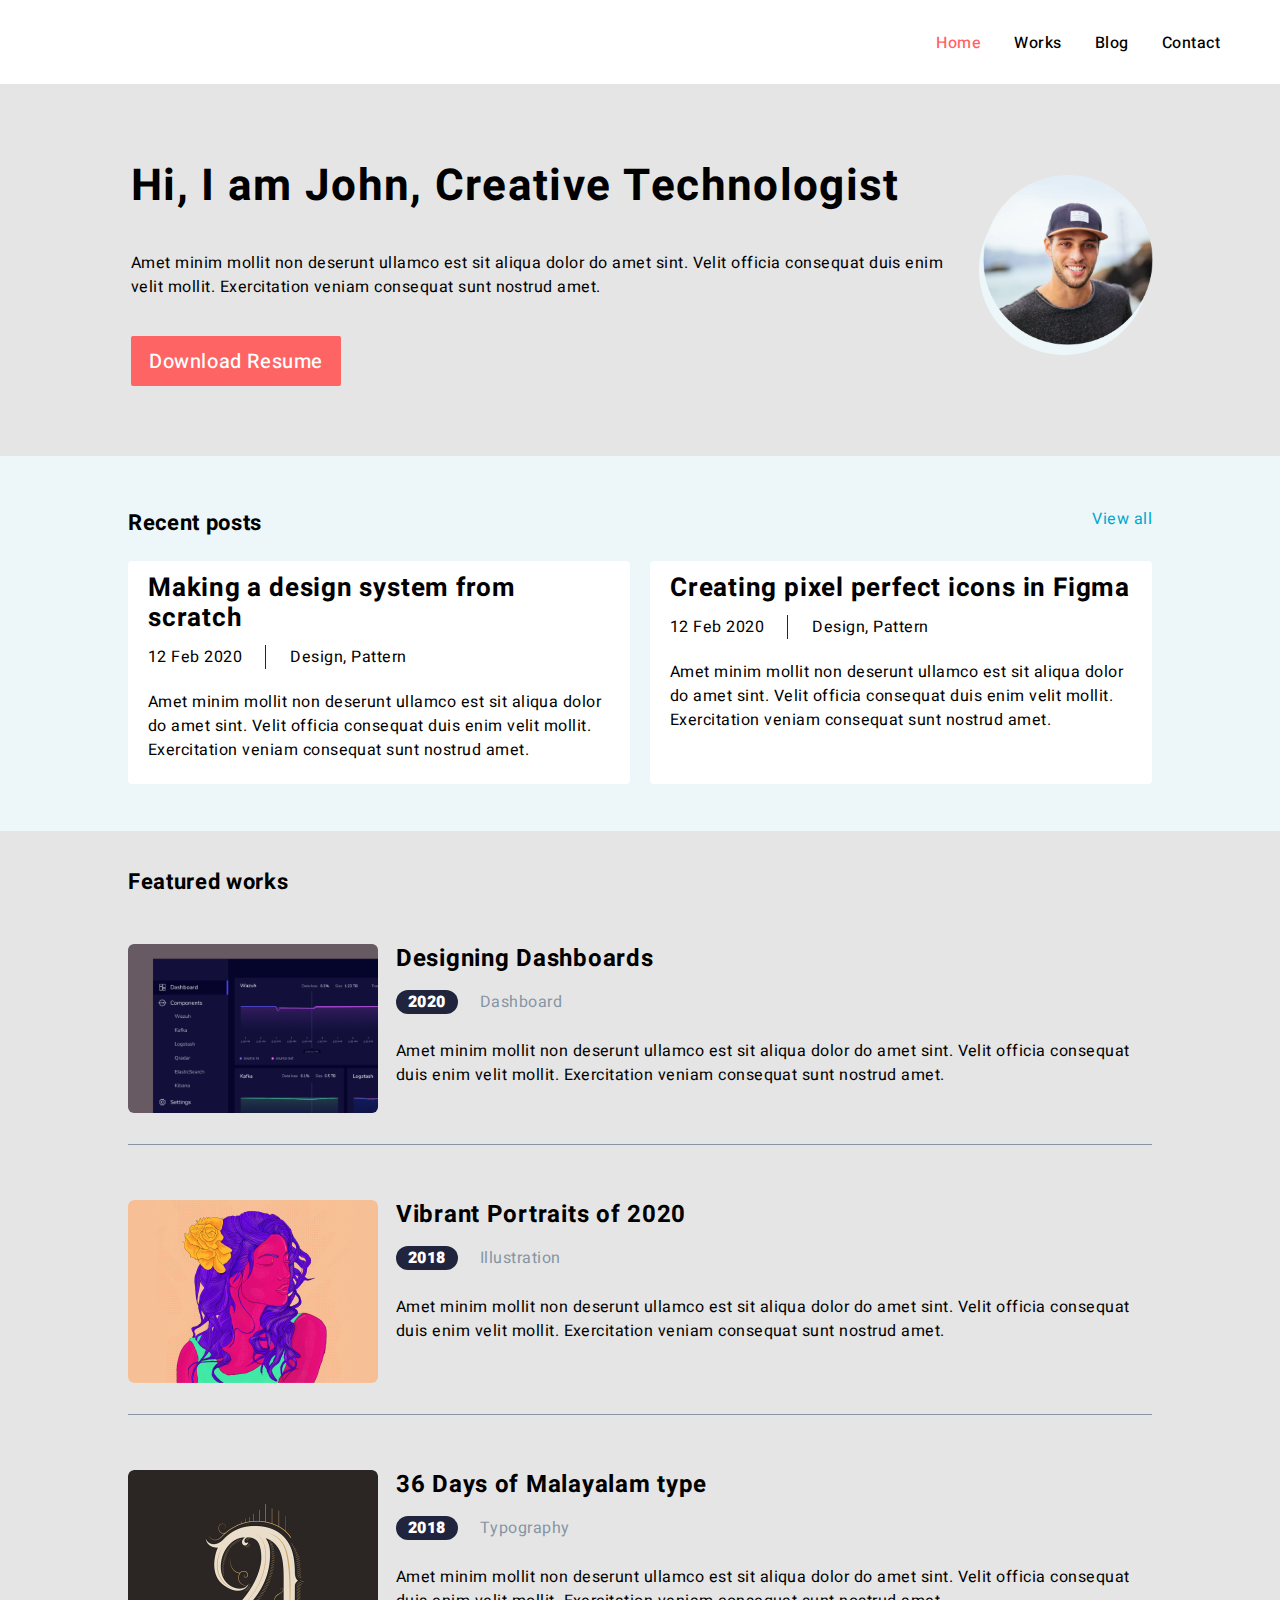
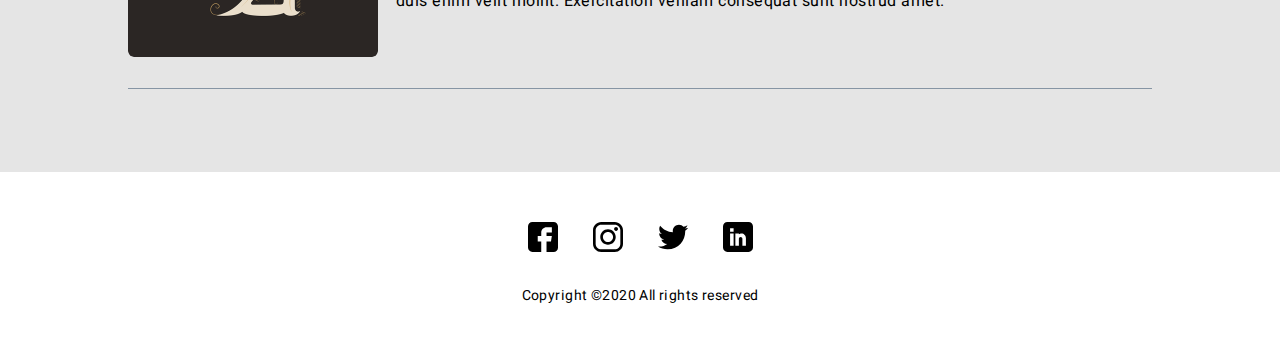
<file: index.html>
<!DOCTYPE html>
<html lang="en">
  <head>
    <meta charset="UTF-8" />
    <meta http-equiv="X-UA-Compatible" content="IE=edge" />
    <meta name="viewport" content="width=device-width, initial-scale=1.0" />
    <title>Portofolio challenge</title>
    <link rel="preconnect" href="https://fonts.googleapis.com" />
    <link rel="preconnect" href="https://fonts.gstatic.com" crossorigin />
    <link
      href="https://fonts.googleapis.com/css2?family=Heebo&display=swap"
      rel="stylesheet"
    />
    <link rel="stylesheet" href="./css/main.min.css" />
  </head>

  <body>
    <header class="page-header">
      <div class="container">
        <button
          class="menu-toggle js-open-menu"
          aria-expanded="false"
          aria-controls="mobile-menu"
        >
          <svg
            width="24"
            height="24"
            fill="currentColor"
            viewBox="0 0 20 20"
            xmlns="http://www.w3.org/2000/svg"
          >
            <path
              fill-rule="evenodd"
              d="M3 5a1 1 0 011-1h12a1 1 0 110 2H4a1 1 0 01-1-1zM3 10a1 1 0 011-1h12a1 1 0 110 2H4a1 1 0 01-1-1zM3 15a1 1 0 011-1h12a1 1 0 110 2H4a1 1 0 01-1-1z"
              clip-rule="evenodd"
            ></path>
          </svg>
        </button>

        <ul class="header-nav hidden-on-mobile">
          <li class="header-nav__link current-link">
            <a href="./index.html">Home</a>
          </li>
          <li class="header-nav__link"><a href="">Works</a></li>
          <li class="header-nav__link"><a href="">Blog</a></li>
          <li class="header-nav__link"><a href="">Contact</a></li>
        </ul>
      </div>
    </header>
    <main>
      <!-- presentation section -->
      <section class="presentation">
        <div class="container">
          <div class="img-container">
            <img
              class="my-image"
              srcset="
                ./images/home-img1-250w.png 250w,
                ./images/home-img1-500w.png 500w
              "
              sizes="10vw"
              src="./images/home-img1-250w.png"
              alt="my image"
            />
          </div>
          <div class="presentation-text-container">
            <h1 class="presentation-title">
              Hi, I am John, Creative Technologist
            </h1>
            <p class="presentation-text">
              Amet minim mollit non deserunt ullamco est sit aliqua dolor do
              amet sint. Velit officia consequat duis enim velit mollit.
              Exercitation veniam consequat sunt nostrud amet.
            </p>
            <button class="resume-btn">Download Resume</button>
          </div>
        </div>
      </section>
      <!-- end of presentation section -->
      <!-- recent posts section -->
      <section class="recent-posts">
        <div class="container">
          <div class="section-title-container">
            <h2 class="section-title">Recent posts</h2>
            <button type="button" class="view-all-btn hidden-on-mobile">
              View all
            </button>
          </div>
          <div class="articles-container">
            <article class="post">
              <h3 class="article-post-title">
                Making a design system from scratch
              </h3>
              <ul class="post__info">
                <li class="post__info-date">12 Feb 2020</li>
                <li class="post__info-subtitle">Design, Pattern</li>
              </ul>
              <p class="post-text">
                Amet minim mollit non deserunt ullamco est sit aliqua dolor do
                amet sint. Velit officia consequat duis enim velit mollit.
                Exercitation veniam consequat sunt nostrud amet.
              </p>
            </article>
            <article class="post">
              <h3 class="article-post-title">
                Creating pixel perfect icons in Figma
              </h3>
              <ul class="post__info">
                <li class="post__info-date">12 Feb 2020</li>
                <li class="post__info-subtitle">Design, Pattern</li>
              </ul>
              <p class="post-text">
                Amet minim mollit non deserunt ullamco est sit aliqua dolor do
                amet sint. Velit officia consequat duis enim velit mollit.
                Exercitation veniam consequat sunt nostrud amet.
              </p>
            </article>
          </div>
        </div>
      </section>
      <!-- end of recent posts section -->
      <!-- featured works section -->
      <section class="featured-works">
        <div class="container">
          <h3 class="section-title">Featured works</h3>
          <ul class="work">
            <li class="work__item">
              <img
                class="work__item-image"
                src="./images/home-img2-340w.png"
                alt="an image of my work"
                srcset="
                  ./images/home-img2-340w.png 340w,
                  ./images/home-img2-640w.png 640w
                "
                sizes="80vw"
              />
              <div class="work__item-text">
                <h3 class="work-subtitle">Designing Dashboards</h3>
                <p class="work-info">
                  <span class="work-info__year">2020</span>Dashboard
                </p>
                <p class="work-text">
                  Amet minim mollit non deserunt ullamco est sit aliqua dolor do
                  amet sint. Velit officia consequat duis enim velit mollit.
                  Exercitation veniam consequat sunt nostrud amet.
                </p>
              </div>
            </li>
            <li class="work__item hidden-on-mobile">
              <img
                class="work__item-image"
                src="./images/home-img2-340w.png"
                alt="an image of my work"
                srcset="
                  ./images/home-img3-250w.png 250w,
                  ./images/home-img3-500w.png 500w
                "
                sizes="80vw"
              />
              <div class="work__item-text">
                <h3 class="work-subtitle">Vibrant Portraits of 2020</h3>
                <p class="work-info">
                  <span class="work-info__year">2018</span>Illustration
                </p>
                <p class="work-text">
                  Amet minim mollit non deserunt ullamco est sit aliqua dolor do
                  amet sint. Velit officia consequat duis enim velit mollit.
                  Exercitation veniam consequat sunt nostrud amet.
                </p>
              </div>
            </li>
            <li class="work__item hidden-on-mobile">
              <img
                class="work__item-image"
                src="./images/home-img2-340w.png"
                alt="an image of my work"
                srcset="
                  ./images/home-img4-250w.png 250w,
                  ./images/home-img4-500w.png 500w
                "
                sizes="80vw"
              />
              <div class="work__item-text">
                <h3 class="work-subtitle">36 Days of Malayalam type</h3>
                <p class="work-info">
                  <span class="work-info__year">2018</span>Typography
                </p>
                <p class="work-text">
                  Amet minim mollit non deserunt ullamco est sit aliqua dolor do
                  amet sint. Velit officia consequat duis enim velit mollit.
                  Exercitation veniam consequat sunt nostrud amet.
                </p>
              </div>
            </li>
          </ul>
        </div>
      </section>
      <!-- end of featured works section -->
    </main>
    <footer class="page-footer">
      <div class="container">
        <ul class="social-media">
          <li class="social-media__item">
            <a href="#" target="_blank">
              <svg class="social-icons" width="30px" height="30px">
                <use href="./images/icons.svg#icon-fb"></use>
              </svg>
            </a>
          </li>
          <li class="social-media__item">
            <a href="#" target="_blank">
              <svg class="social-icons" width="30px" height="30px">
                <use href="./images/icons.svg#icon-insta"></use>
              </svg>
            </a>
          </li>
          <li class="social-media__item">
            <a href="#" target="_blank">
              <svg class="social-icons" width="30px" height="30px">
                <use href="./images/icons.svg#icon-Vector-1"></use>
              </svg>
            </a>
          </li>
          <li class="social-media__item">
            <a href="#" target="_blank">
              <svg class="social-icons" width="30px" height="30px">
                <use href="./images/icons.svg#icon-Linkedin"></use>
              </svg>
            </a>
          </li>
        </ul>
        <p class="footer-text">Copyright &#169;2020 All rights reserved</p>
      </div>
    </footer>
    <!-- creating mobile menu -->
    <div class="menu-container js-menu-container" id="mobile-menu">
      <button class="menu-toggle js-close-menu">
        <svg
          fill="currentColor"
          viewBox="0 0 20 20"
          xmlns="http://www.w3.org/2000/svg"
          width="24"
          height="24"
        >
          <path
            fill-rule="evenodd"
            d="M4.293 4.293a1 1 0 011.414 0L10 8.586l4.293-4.293a1 1 0 111.414 1.414L11.414 10l4.293 4.293a1 1 0 01-1.414 1.414L10 11.414l-4.293 4.293a1 1 0 01-1.414-1.414L8.586 10 4.293 5.707a1 1 0 010-1.414z"
            clip-rule="evenodd"
          ></path>
        </svg>
      </button>
      <nav class="mobile-menu__nav">
        <ul class="mobile-header-nav__links">
          <li class="mobile-nav__links">
            <a href="./index.html" class="mobile-header-nav__links-item"
              >Home</a
            >
          </li>
          <li class="mobile-nav__links">
            <a href="" class="mobile-header-nav__links-item">Works</a>
          </li>
          <li class="mobile-nav__links">
            <a href="" class="mobile-header-nav__links-item">Blog</a>
          </li>
          <li class="mobile-nav__links">
            <a href="" class="mobile-header-nav__links-item">Contact</a>
          </li>
        </ul>
      </nav>
    </div>
    <!-- end mobile menu -->
    <script defer src="./js/mobile-menu.js"></script>
  </body>
</html>
</file>
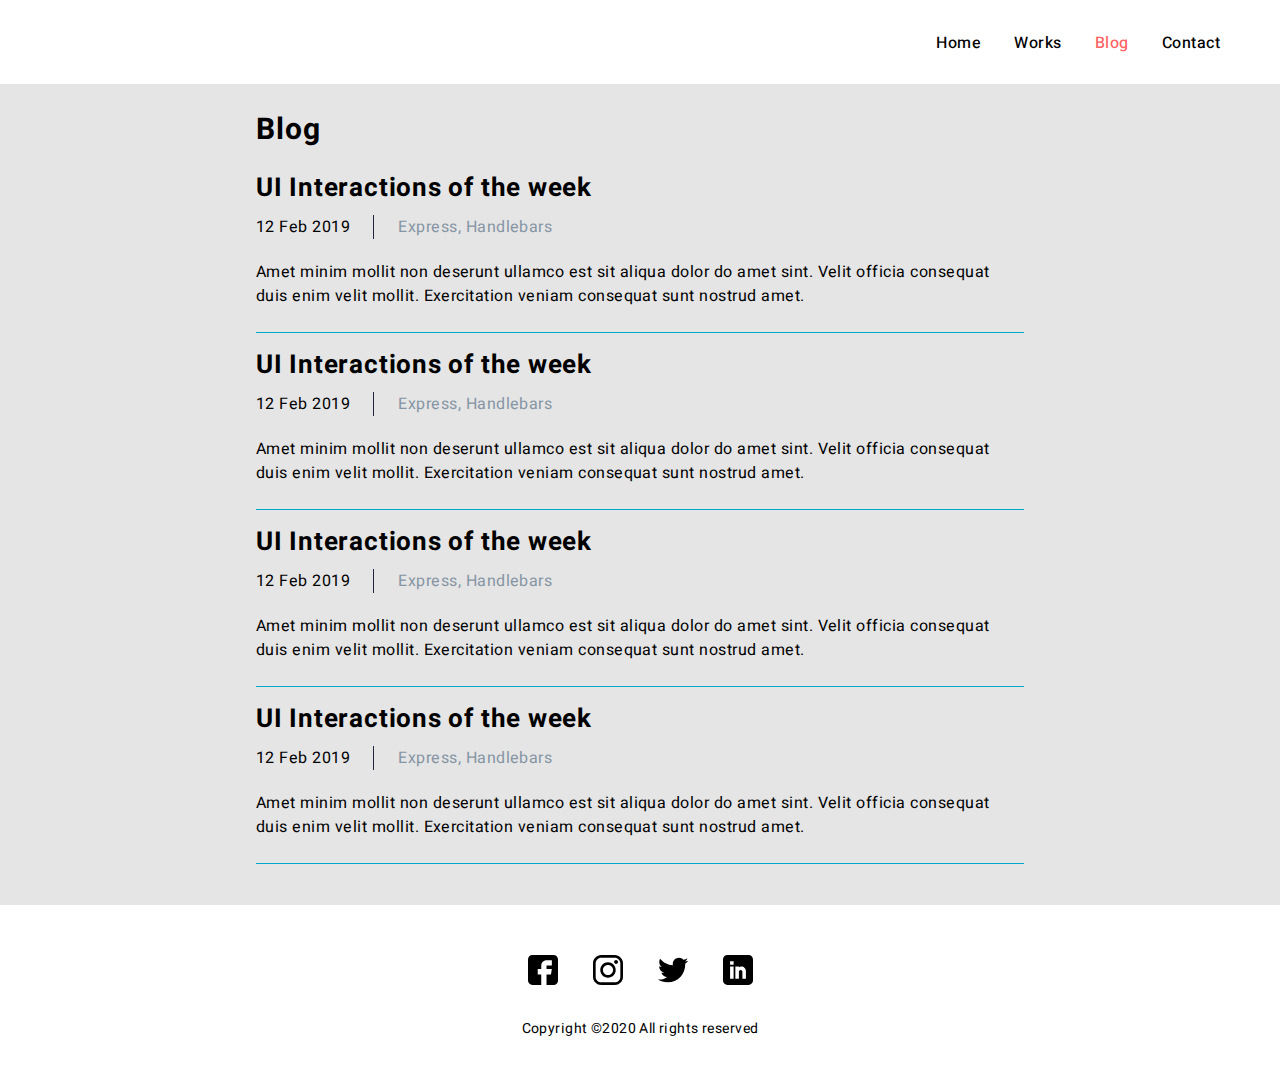
<file: blog-page.html>
<!DOCTYPE html>
<html lang="en">
  <head>
    <meta charset="UTF-8" />
    <meta http-equiv="X-UA-Compatible" content="IE=edge" />
    <meta name="viewport" content="width=device-width, initial-scale=1.0" />
    <title>Portofolio challenge</title>
    <link rel="preconnect" href="https://fonts.googleapis.com" />
    <link rel="preconnect" href="https://fonts.gstatic.com" crossorigin />
    <link
      href="https://fonts.googleapis.com/css2?family=Heebo&display=swap"
      rel="stylesheet"
    />
    <link rel="stylesheet" href="./css/main.min.css" />
  </head>
  <body>
    <!-- page header -->
    <header class="page-header">
      <div class="container">
        <button
          class="menu-toggle js-open-menu"
          aria-expanded="false"
          aria-controls="mobile-menu"
        >
          <svg
            width="24"
            height="24"
            fill="currentColor"
            viewBox="0 0 20 20"
            xmlns="http://www.w3.org/2000/svg"
          >
            <path
              fill-rule="evenodd"
              d="M3 5a1 1 0 011-1h12a1 1 0 110 2H4a1 1 0 01-1-1zM3 10a1 1 0 011-1h12a1 1 0 110 2H4a1 1 0 01-1-1zM3 15a1 1 0 011-1h12a1 1 0 110 2H4a1 1 0 01-1-1z"
              clip-rule="evenodd"
            ></path>
          </svg>
        </button>

        <ul class="header-nav hidden-on-mobile">
          <li class="header-nav__link">
            <a href="./index.html">Home</a>
          </li>
          <li class="header-nav__link"><a href="./work-page.html">Works</a></li>
          <li class="header-nav__link current-link"><a href="./blog-page.html">Blog</a></li>
          <li class="header-nav__link"><a href="">Contact</a></li>
        </ul>
      </div>
    </header>
    <!-- end of page header -->
    <main class="blog-page">
      <div class="container">
        <h1 class="blog-title">Blog</h1>
        <article class="post blog-post">
          <h3 class="article-post-title">UI Interactions of the week</h3>
          <ul class="post__info">
            <li class="post__info-date">12 Feb 2019</li>
            <li class="post__info-subtitle">Express, Handlebars</li>
          </ul>
          <p class="post-text">
            Amet minim mollit non deserunt ullamco est sit aliqua dolor do amet
            sint. Velit officia consequat duis enim velit mollit. Exercitation
            veniam consequat sunt nostrud amet.
          </p>
        </article>
          <article class="post blog-post">
          <h3 class="article-post-title">UI Interactions of the week</h3>
          <ul class="post__info">
            <li class="post__info-date">12 Feb 2019</li>
            <li class="post__info-subtitle">Express, Handlebars</li>
          </ul>
          <p class="post-text">
            Amet minim mollit non deserunt ullamco est sit aliqua dolor do amet
            sint. Velit officia consequat duis enim velit mollit. Exercitation
            veniam consequat sunt nostrud amet.
          </p>
        </article>
          <article class="post blog-post">
          <h3 class="article-post-title">UI Interactions of the week</h3>
          <ul class="post__info">
            <li class="post__info-date">12 Feb 2019</li>
            <li class="post__info-subtitle">Express, Handlebars</li>
          </ul>
          <p class="post-text">
            Amet minim mollit non deserunt ullamco est sit aliqua dolor do amet
            sint. Velit officia consequat duis enim velit mollit. Exercitation
            veniam consequat sunt nostrud amet.
          </p>
        </article>
          <article class="post blog-post">
          <h3 class="article-post-title">UI Interactions of the week</h3>
          <ul class="post__info">
            <li class="post__info-date">12 Feb 2019</li>
            <li class="post__info-subtitle">Express, Handlebars</li>
          </ul>
          <p class="post-text">
            Amet minim mollit non deserunt ullamco est sit aliqua dolor do amet
            sint. Velit officia consequat duis enim velit mollit. Exercitation
            veniam consequat sunt nostrud amet.
          </p>
        </article>
      </div>
    </main>
    <!-- footer -->
    <footer class="page-footer">
      <div class="container">
        <ul class="social-media">
          <li class="social-media__item">
            <a href="#" target="_blank">
              <svg class="social-icons" width="30px" height="30px">
                <use href="./images/icons.svg#icon-fb"></use>
              </svg>
            </a>
          </li>
          <li class="social-media__item">
            <a href="#" target="_blank">
              <svg class="social-icons" width="30px" height="30px">
                <use href="./images/icons.svg#icon-insta"></use>
              </svg>
            </a>
          </li>
          <li class="social-media__item">
            <a href="#" target="_blank">
              <svg class="social-icons" width="30px" height="30px">
                <use href="./images/icons.svg#icon-Vector-1"></use>
              </svg>
            </a>
          </li>
          <li class="social-media__item">
            <a href="#" target="_blank">
              <svg class="social-icons" width="30px" height="30px">
                <use href="./images/icons.svg#icon-Linkedin"></use>
              </svg>
            </a>
          </li>
        </ul>
        <p class="footer-text">Copyright &#169;2020 All rights reserved</p>
      </div>
    </footer>
    <!-- end of footer -->
    <!-- creating mobile menu -->
    <div class="menu-container js-menu-container" id="mobile-menu">
      <button class="menu-toggle js-close-menu">
        <svg
          fill="currentColor"
          viewBox="0 0 20 20"
          xmlns="http://www.w3.org/2000/svg"
          width="24"
          height="24"
        >
          <path
            fill-rule="evenodd"
            d="M4.293 4.293a1 1 0 011.414 0L10 8.586l4.293-4.293a1 1 0 111.414 1.414L11.414 10l4.293 4.293a1 1 0 01-1.414 1.414L10 11.414l-4.293 4.293a1 1 0 01-1.414-1.414L8.586 10 4.293 5.707a1 1 0 010-1.414z"
            clip-rule="evenodd"
          ></path>
        </svg>
      </button>
      <nav class="mobile-menu__nav">
        <ul class="mobile-header-nav__links">
          <li class="mobile-nav__links">
            <a href="./index.html" class="mobile-header-nav__links-item"
              >Home</a
            >
          </li>
          <li class="mobile-nav__links">
            <a href="./work-page.html" class="mobile-header-nav__links-item"
              >Works</a
            >
          </li>
          <li class="mobile-nav__links">
            <a href="./blog-page.html" class="mobile-header-nav__links-item"
              >Blog</a
            >
          </li>
          <li class="mobile-nav__links">
            <a href="" class="mobile-header-nav__links-item">Contact</a>
          </li>
        </ul>
      </nav>
    </div>
    <!-- end mobile menu -->
    <script defer src="./js/mobile-menu.js"></script>
  </body>
</html>
</file>
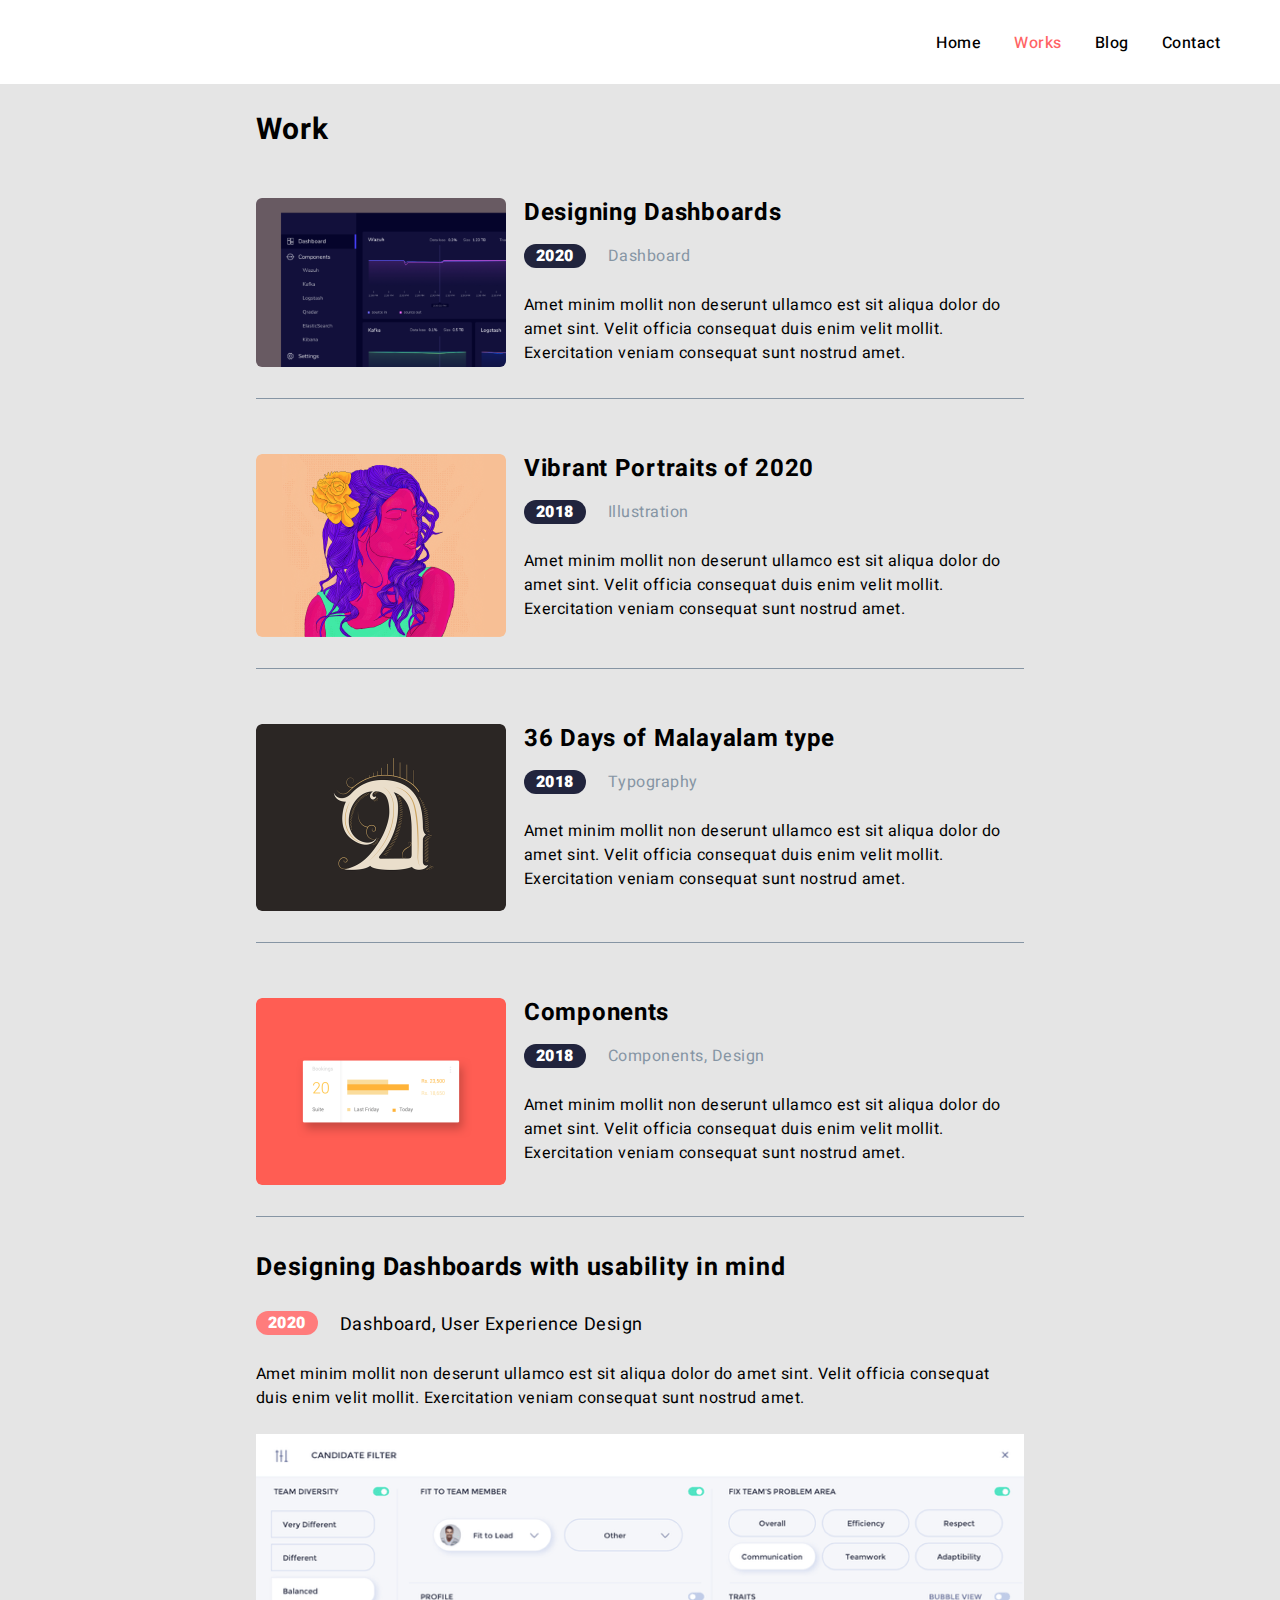
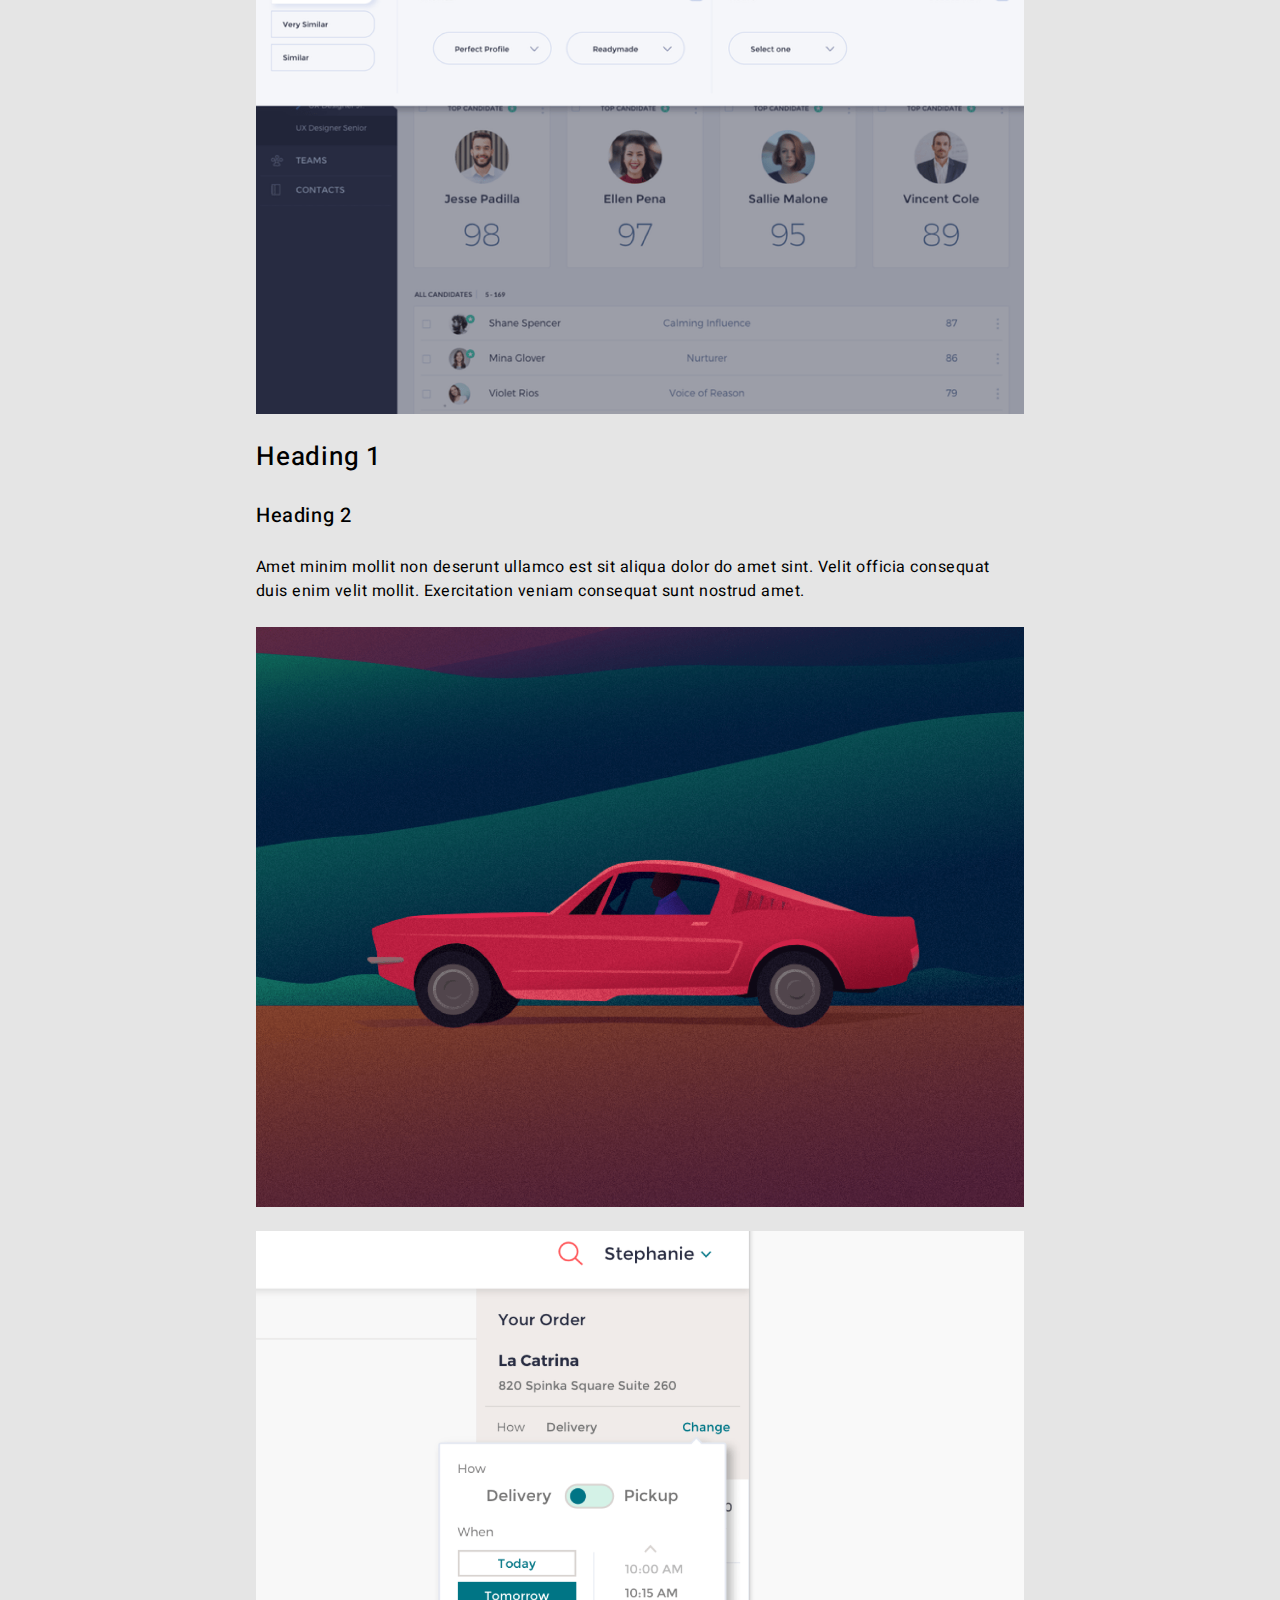
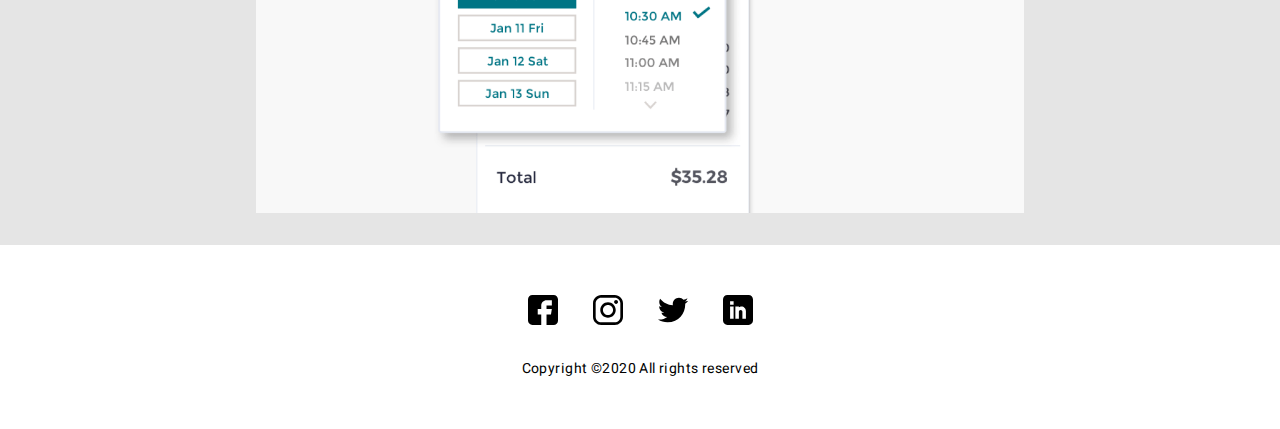
<file: work-page.html>
<!DOCTYPE html>
<html lang="en">
  <head>
    <meta charset="UTF-8" />
    <meta http-equiv="X-UA-Compatible" content="IE=edge" />
    <meta name="viewport" content="width=device-width, initial-scale=1.0" />
    <title>Portofolio challenge</title>
    <link rel="preconnect" href="https://fonts.googleapis.com" />
    <link rel="preconnect" href="https://fonts.gstatic.com" crossorigin />
    <link
      href="https://fonts.googleapis.com/css2?family=Heebo&display=swap"
      rel="stylesheet"
    />
    <link rel="stylesheet" href="./css/main.min.css" />
  </head>

  <body>
    <!-- page header -->
    <header class="page-header">
      <div class="container">
        <button
          class="menu-toggle js-open-menu"
          aria-expanded="false"
          aria-controls="mobile-menu"
        >
          <svg
            width="24"
            height="24"
            fill="currentColor"
            viewBox="0 0 20 20"
            xmlns="http://www.w3.org/2000/svg"
          >
            <path
              fill-rule="evenodd"
              d="M3 5a1 1 0 011-1h12a1 1 0 110 2H4a1 1 0 01-1-1zM3 10a1 1 0 011-1h12a1 1 0 110 2H4a1 1 0 01-1-1zM3 15a1 1 0 011-1h12a1 1 0 110 2H4a1 1 0 01-1-1z"
              clip-rule="evenodd"
            ></path>
          </svg>
        </button>

        <ul class="header-nav hidden-on-mobile">
          <li class="header-nav__link">
            <a href="./index.html">Home</a>
          </li>
          <li class="header-nav__link current-link">
            <a href="./work-page.html">Works</a>
          </li>
          <li class="header-nav__link"><a href="./blog-page.html">Blog</a></li>
          <li class="header-nav__link"><a href="">Contact</a></li>
        </ul>
      </div>
    </header>
    <!-- end of page header -->
    <main>
      <section class="featured-works work-page">
        <div class="container">
          <h1 class="work-title">Work</h1>
          <ul class="work">
            <li class="work__item">
              <img
                class="work__item-image"
                src="./images/home-img2-340w.png"
                alt="an image of my work"
                srcset="
                  ./images/home-img2-340w.png 340w,
                  ./images/home-img2-640w.png 640w
                "
                sizes="80vw"
              />
              <div class="work__item-text">
                <h3 class="work-subtitle">Designing Dashboards</h3>
                <p class="work-info">
                  <span class="work-info__year">2020</span>Dashboard
                </p>
                <p class="work-text">
                  Amet minim mollit non deserunt ullamco est sit aliqua dolor do
                  amet sint. Velit officia consequat duis enim velit mollit.
                  Exercitation veniam consequat sunt nostrud amet.
                </p>
              </div>
            </li>
            <li class="work__item hidden-on-mobile">
              <img
                class="work__item-image"
                src="./images/home-img2-340w.png"
                alt="an image of my work"
                srcset="
                  ./images/home-img3-250w.png 250w,
                  ./images/home-img3-500w.png 500w
                "
                sizes="80vw"
              />
              <div class="work__item-text">
                <h3 class="work-subtitle">Vibrant Portraits of 2020</h3>
                <p class="work-info">
                  <span class="work-info__year">2018</span>Illustration
                </p>
                <p class="work-text">
                  Amet minim mollit non deserunt ullamco est sit aliqua dolor do
                  amet sint. Velit officia consequat duis enim velit mollit.
                  Exercitation veniam consequat sunt nostrud amet.
                </p>
              </div>
            </li>
            <li class="work__item hidden-on-mobile">
              <img
                class="work__item-image"
                src="./images/home-img2-340w.png"
                alt="an image of my work"
                srcset="
                  ./images/home-img4-250w.png 250w,
                  ./images/home-img4-500w.png 500w
                "
                sizes="80vw"
              />
              <div class="work__item-text">
                <h3 class="work-subtitle">36 Days of Malayalam type</h3>
                <p class="work-info">
                  <span class="work-info__year">2018</span>Typography
                </p>
                <p class="work-text">
                  Amet minim mollit non deserunt ullamco est sit aliqua dolor do
                  amet sint. Velit officia consequat duis enim velit mollit.
                  Exercitation veniam consequat sunt nostrud amet.
                </p>
              </div>
            </li>
            <li class="work__item hidden-on-desktop">
              <img
                class="work__item-image"
                src="./images/work-page/work-img1-350w.png"
                alt="an image of my work"
                srcset="
                  ./images/work-page/work-img1-350w.png 340w,
                  ./images/work-page/work-img1-700w.png 700w
                "
                sizes="80vw"
              />
              <div class="work__item-text">
                <h3 class="work-subtitle">Designing Landing pages</h3>
                <p class="work-info">
                  <span class="work-info__year">2020</span>Website
                </p>
                <p class="work-text">
                  Amet minim mollit non deserunt ullamco est sit aliqua dolor do
                  amet sint. Velit officia consequat duis enim velit mollit.
                  Exercitation veniam consequat sunt nostrud amet.
                </p>
              </div>
            </li>
            <li class="work__item hidden-on-mobile">
              <img
                class="work__item-image"
                src="./images/work-page/work-img2-250w.png"
                alt="an image of my work"
                srcset="
                  ./images/work-page/work-img2-250w.png 250w,
                  ./images/work-page/work-img2-500w.png 500w
                "
                sizes="80vw"
              />
              <div class="work__item-text">
                <h3 class="work-subtitle">Components</h3>
                <p class="work-info">
                  <span class="work-info__year">2018</span>Components, Design
                </p>
                <p class="work-text">
                  Amet minim mollit non deserunt ullamco est sit aliqua dolor do
                  amet sint. Velit officia consequat duis enim velit mollit.
                  Exercitation veniam consequat sunt nostrud amet.
                </p>
              </div>
            </li>
          </ul>
        </div>
      </section>
      <!-- end of featured works section -->
      <!-- work detail section -->
      <section class="work-detail">
        <div class="container">
          <h2 class="work-detail-title">
            Designing Dashboards with usability in mind
          </h2>
          <p class="detail-info">
            <span class="detail-info__year">2020</span>Dashboard, User
            Experience Design
          </p>
          <p class="detail-text">
            Amet minim mollit non deserunt ullamco est sit aliqua dolor do amet
            sint. Velit officia consequat duis enim velit mollit. Exercitation
            veniam consequat sunt nostrud amet.
          </p>
          <img
            class="detail__item-image"
            src="./images/work-page/work-img3-350w.png"
            alt="an image of my work"
            srcset="
              ./images/work-page/work-img3-350w.png   350w,
              ./images/work-page/work-img3-700w.png   700w,
              ./images/work-page/work-img3-1400w.png 1400w
            "
            sizes="80vw"
          />
          <h3 class="title1">Heading 1</h3>
          <h4 class="title2">Heading 2</h4>
          <p class="detail-section-text">
            Amet minim mollit non deserunt ullamco est sit aliqua dolor do amet
            sint. Velit officia consequat duis enim velit mollit. Exercitation
            veniam consequat sunt nostrud amet.
          </p>
          <img
            class="detail__item-image"
            src="./images/work-page/work-img3-350w.png"
            alt="an image of my work"
            srcset="
              ./images/work-page/work-img4-350w.png   350w,
              ./images/work-page/work-img4-700w.png   700w,
              ./images/work-page/work-img4-1400w.png 1400w
            "
            sizes="80vw"
          />
          <img
            class="detail__item-image"
            src="./images/work-page/work-img3-350w.png"
            alt="an image of my work"
            srcset="
              ./images/work-page/work-img5-350w.png   350w,
              ./images/work-page/work-img5-700w.png   700w,
              ./images/work-page/work-img5-1400w.png 1400w
            "
            sizes="80vw"
          />
        </div>
      </section>
      <!-- end of work detail section -->
    </main>
    <!-- footer -->
    <footer class="page-footer">
      <div class="container">
        <ul class="social-media">
          <li class="social-media__item">
            <a href="#" target="_blank">
              <svg class="social-icons" width="30px" height="30px">
                <use href="./images/icons.svg#icon-fb"></use>
              </svg>
            </a>
          </li>
          <li class="social-media__item">
            <a href="#" target="_blank">
              <svg class="social-icons" width="30px" height="30px">
                <use href="./images/icons.svg#icon-insta"></use>
              </svg>
            </a>
          </li>
          <li class="social-media__item">
            <a href="#" target="_blank">
              <svg class="social-icons" width="30px" height="30px">
                <use href="./images/icons.svg#icon-Vector-1"></use>
              </svg>
            </a>
          </li>
          <li class="social-media__item">
            <a href="#" target="_blank">
              <svg class="social-icons" width="30px" height="30px">
                <use href="./images/icons.svg#icon-Linkedin"></use>
              </svg>
            </a>
          </li>
        </ul>
        <p class="footer-text">Copyright &#169;2020 All rights reserved</p>
      </div>
    </footer>
    <!-- end of footer -->
    <!-- creating mobile menu -->
    <div class="menu-container js-menu-container" id="mobile-menu">
      <button class="menu-toggle js-close-menu">
        <svg
          fill="currentColor"
          viewBox="0 0 20 20"
          xmlns="http://www.w3.org/2000/svg"
          width="24"
          height="24"
        >
          <path
            fill-rule="evenodd"
            d="M4.293 4.293a1 1 0 011.414 0L10 8.586l4.293-4.293a1 1 0 111.414 1.414L11.414 10l4.293 4.293a1 1 0 01-1.414 1.414L10 11.414l-4.293 4.293a1 1 0 01-1.414-1.414L8.586 10 4.293 5.707a1 1 0 010-1.414z"
            clip-rule="evenodd"
          ></path>
        </svg>
      </button>
      <nav class="mobile-menu__nav">
        <ul class="mobile-header-nav__links">
          <li class="mobile-nav__links">
            <a href="./index.html" class="mobile-header-nav__links-item"
              >Home</a
            >
          </li>
          <li class="mobile-nav__links">
            <a href="./work-page.html" class="mobile-header-nav__links-item"
              >Works</a
            >
          </li>
          <li class="mobile-nav__links">
            <a href="./blog-page.html" class="mobile-header-nav__links-item">Blog</a>
          </li>
          <li class="mobile-nav__links">
            <a href="" class="mobile-header-nav__links-item">Contact</a>
          </li>
        </ul>
      </nav>
    </div>
    <!-- end mobile menu -->
    <script defer src="./js/mobile-menu.js"></script>
  </body>
</html>
</file>
<file: css/main.min.css>
*,::after,::before{margin:0;padding:0;box-sizing:border-box;font-family:"Heebo",sans-serif;font-size:16px;color:var(---dark-text-color);letter-spacing:.03em;line-height:1.5}.container{width:100%;max-width:1600px;margin:0 auto;display:flex}ul{list-style-type:none}a{text-decoration:none}.hidden-on-mobile{display:none}@media screen and (min-width: 768px){.hidden-on-mobile{display:flex}}.menu-toggle{min-height:40px;min-width:40px;display:flex;align-items:center;justify-content:center;margin:0;padding:0;background-color:rgba(0,0,0,0);cursor:pointer;border:none;border-radius:50%;outline:none}.menu-toggle svg{fill:var(--dark-text-color)}@media(min-width: 768px){.menu-toggle{display:none}}.menu-toggle:hover,.menu-toggle:focus{cursor:pointer}.menu-toggle:hover svg,.menu-toggle:focus svg{fill:var(--resume-btn-bg)}.menu-container{position:fixed;top:0;left:0;width:100vw;height:100vh;background-color:var(--presentation-bg);z-index:999;transform:translateX(100%);transition:transform 250ms ease-in-out;display:flex;flex-direction:column;padding:48px 40px}.menu-container.is-open{transform:translateX(0)}.menu-container .menu-toggle{position:absolute;top:16px;right:16px;color:#fff}.mobile-header-nav__links{display:flex;flex-direction:column;gap:30px}.mobile-nav__links{position:relative}.mobile-nav__links::after{content:"";width:100%;height:1px;background-color:var(--work-info-color);position:absolute;bottom:-15px;left:0}.mobile-header-nav__links-item{font-weight:700;color:var(--dark-text-color)}:root{--white-color: #FFFFFF;--gray-color: #E0E0E0;--current-link-color: #FF6464;--view-all-btn: #00A8CC;--dark-text-color: #21243D;--work-info-color: #8695A4;--presentation-bg: #E5E5E5;--resume-btn-bg: #FF6464;--post-section-bg: #EDF7FA;--info-year-bg: #FF7C7C}.page-header .container{padding:20px 10px;background-color:var(--white-color)}.menu-toggle{margin-left:auto}.header-nav{margin-left:auto;gap:33px}.current-link{color:var(--current-link-color)}.header-nav__link{font-weight:500;font-size:20px}@media screen and (min-width: 768px){.page-header .container{padding:27px 60px}}.presentation{background-color:var(--presentation-bg)}.presentation .container{padding:30px 24px 60px 24px;align-items:center;flex-direction:column;justify-content:center;gap:34px}.img-container{width:170px;height:170px;border-radius:50%;position:relative;background-color:var(--post-section-bg)}.my-image{width:170px;height:170px;position:absolute;top:-10px;left:4px}.presentation-title{font-size:32px;font-weight:700;padding:0 10px;text-align:center}.presentation-text{text-align:center;margin-top:21px;margin-bottom:27px}.resume-btn{background-color:var(--resume-btn-bg);color:var(--white-color);min-height:50px;min-width:210px;border-radius:2px;border:rgba(0,0,0,0);font-weight:500;font-size:20px;line-height:29px}.resume-btn:hover,.resume-btn:focus{cursor:pointer}.presentation-text-container{display:flex;align-items:center;justify-content:center;flex-direction:column}@media screen and (min-width: 768px){.presentation .container{padding:70px 10%;max-width:100%;flex-direction:row-reverse}.presentation-text-container{width:calc(100% - 210px);align-items:flex-start}.presentation-title{padding:0;text-align:left}.presentation-text{text-align:left;margin-top:31px;margin-bottom:37px}}@media screen and (min-width: 1280px){.presentation-title{font-size:44px}}.recent-posts{background-color:var(--post-section-bg)}.recent-posts .container{padding:0 10px 20px 10px;flex-direction:column;align-items:center;justify-content:center}.section-title-container{margin-top:21px;margin-bottom:21px;display:flex}.section-title{font-size:18px}.post{padding:12px 20px 22px 20px;background-color:var(--white-color);margin-bottom:17px;border-radius:4px;border:rgba(0,0,0,0)}.article-post-title{font-weight:700;font-size:22px;line-height:30px;margin-bottom:12px}.post__info{display:flex;gap:48px;margin-bottom:21px}.post__info-date{position:relative}.post__info-date::after{content:"";height:100%;width:1px;background-color:var(--dark-text-color);position:absolute;right:-24px}.view-all-btn{color:var(--view-all-btn);border:none;background-color:rgba(0,0,0,0)}.view-all-btn:hover,.view-all-btn:focus{cursor:pointer}@media screen and (min-width: 768px){.recent-posts .container{padding:30px 10%}.section-title-container{width:100%;justify-content:space-between}.section-title{font-size:22px}.articles-container{display:flex;gap:20px}}@media screen and (min-width: 1280px){.article-post-title{font-size:26px}}.featured-works{background-color:var(--presentation-bg)}.featured-works .container{padding:0 18px 167px 18px;flex-direction:column;align-items:center;justify-content:center}.featured-works .container .section-title{margin-top:21px}.work__item{margin-bottom:18px;margin-top:21px;position:relative;text-align:center}.work__item::after{content:"";position:absolute;width:100%;height:1px;background-color:var(--work-info-color);bottom:-18px;left:0}.work__item:nth-child(4){margin-top:50px}.work__item-text{text-align:left}.work__item-image{width:100%;margin:0 auto;max-width:400px;border-radius:6px;margin-bottom:17px}.work-subtitle{font-weight:700;font-size:24px;line-height:30px}.work-info{color:var(--work-info-color);margin-top:16px;margin-bottom:25px}.work-info__year,.detail-info__year{font-weight:900;color:var(--white-color);background-color:var(--dark-text-color);border-radius:16px;padding-left:12px;padding-right:12px;margin-right:22px}@media screen and (min-width: 768px){.featured-works .container{padding:0 10% 83px 10%;align-items:flex-start}.featured-works .container .section-title{margin-top:35px}.work__item{display:flex;margin-bottom:15px;margin-top:45px;gap:18px}.work__item:nth-child(2),.work__item:nth-child(3),.work__item:nth-child(5){margin-top:70px}.work__item::after{content:"";position:absolute;width:100%;height:1px;background-color:var(--work-info-color);bottom:-15px;left:0}.work__item-image{width:250px}}.page-footer{background-color:var(--white-color)}.page-footer .container{display:flex;align-items:center;justify-content:center;flex-direction:column;padding:50px 70px}.social-media{display:flex;align-items:center;justify-content:center;flex-direction:raw;gap:35px}.social-icons:hover{fill:var(--resume-btn-bg);transition:all 250ms ease-in-out}.footer-text{font-size:14px;text-align:center;margin-top:26px}.work-page .container{padding-bottom:0px}.work-title{font-weight:700;font-size:30px;width:100%;text-align:left;margin-top:24px}.work-detail{background-color:var(--presentation-bg)}.work-detail .container{flex-direction:column;max-width:100%;padding:32px 18px;gap:24px}.work-detail-title{font-weight:700;font-size:25px}.detail__item-image{width:100%;max-width:400px;margin:0 auto}.detail-info{font-size:18px;display:flex}.detail-info__year{height:-moz-fit-content;height:fit-content;color:var(--white-color);background-color:var(--info-year-bg)}.title1{font-weight:500;font-size:26px}.title2{font-weight:500;font-size:20px}@media screen and (min-width: 768px){.work>.hidden-on-desktop{display:none}.work-page .container{padding-left:15%;padding-right:15%}.work-detail .container{padding-left:15%;padding-right:15%}.detail__item-image{max-width:100%}}@media screen and (min-width: 1280px){.work-page .container{padding-left:20%;padding-right:20%}.work-detail .container{padding-left:20%;padding-right:20%}}.blog-page{background-color:var(--presentation-bg)}.blog-page .container{padding:24px 18px;flex-direction:column}.blog-title{font-weight:700;font-size:30px;margin-bottom:20px}.blog-post{padding:0;background-color:rgba(0,0,0,0);border-bottom:1px solid var(--view-all-btn);padding-bottom:24px;border-radius:0}.blog-post .post__info-subtitle{color:var(--work-info-color)}@media screen and (min-width: 768px){.blog-page .container{padding-left:15%;padding-right:15%}}@media screen and (min-width: 1280px){.blog-page .container{padding-left:20%;padding-right:20%}}/*# sourceMappingURL=main.min.css.map */
</file>
